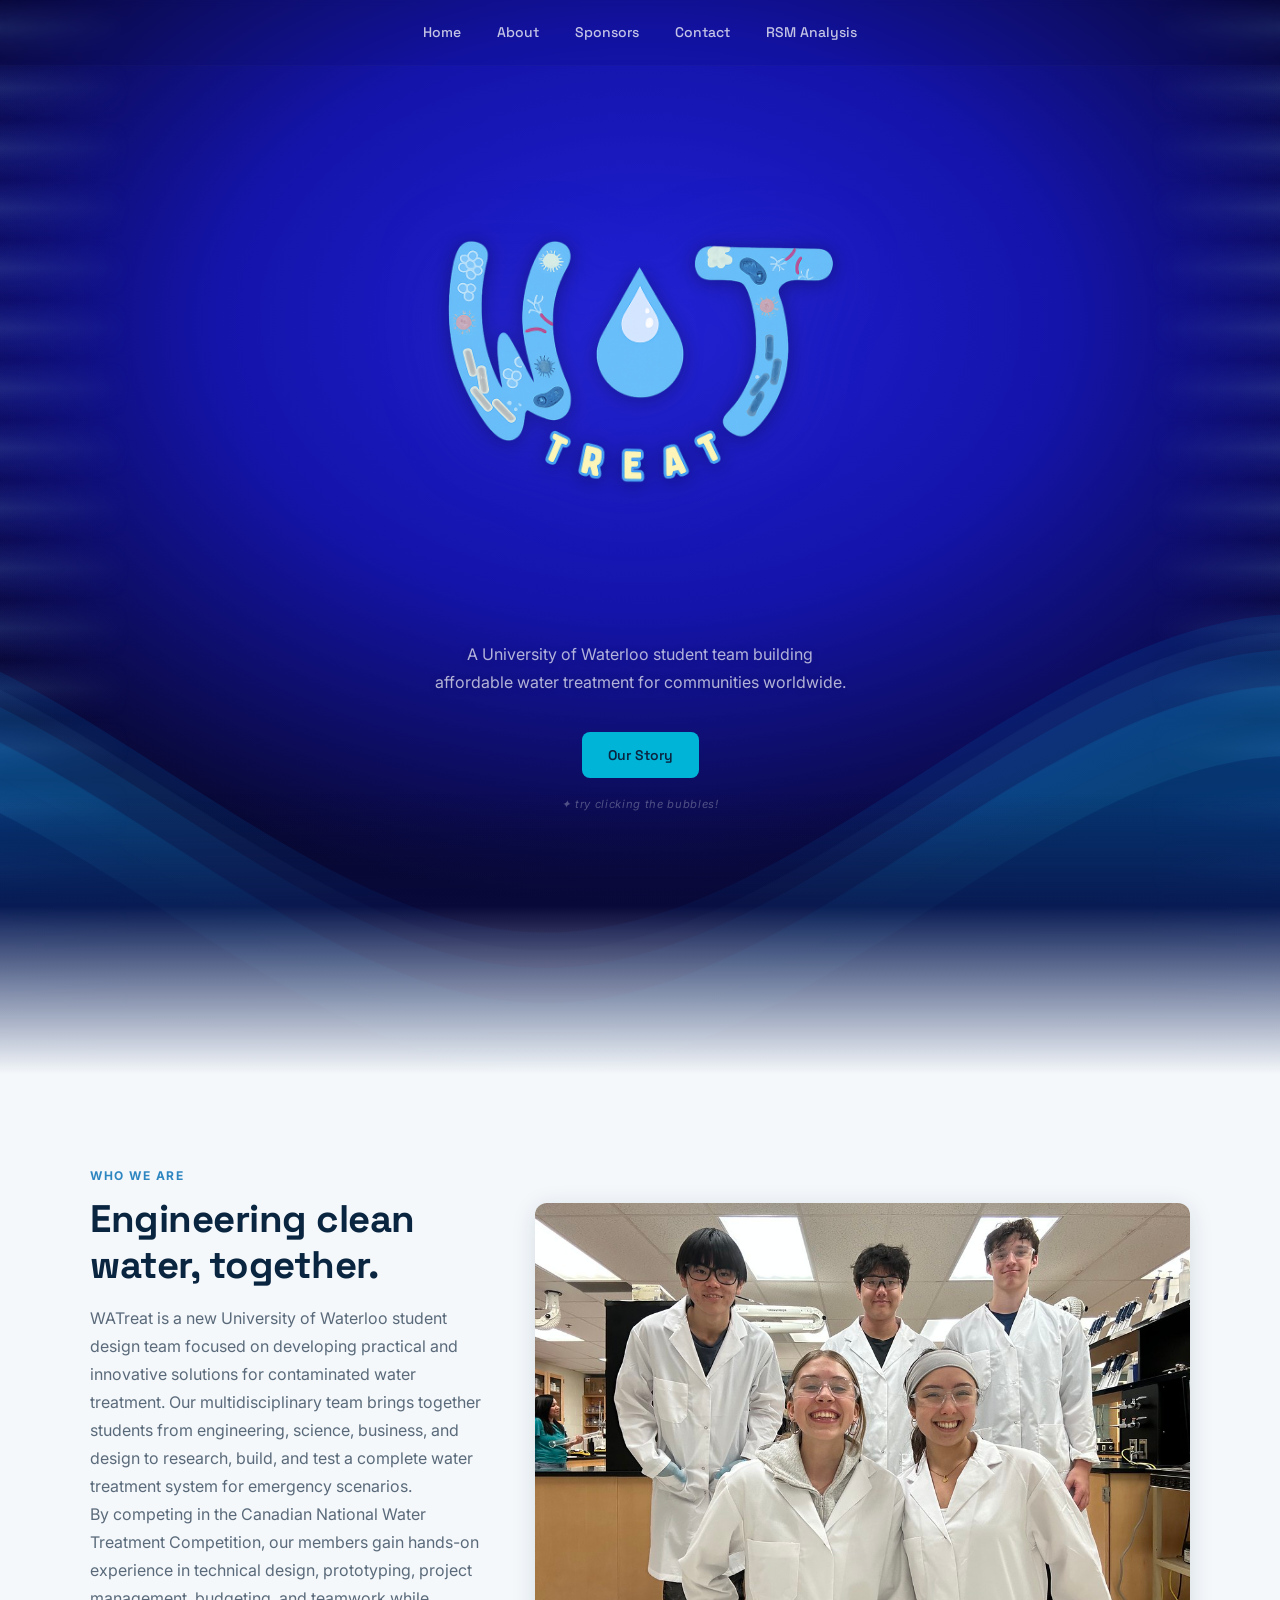
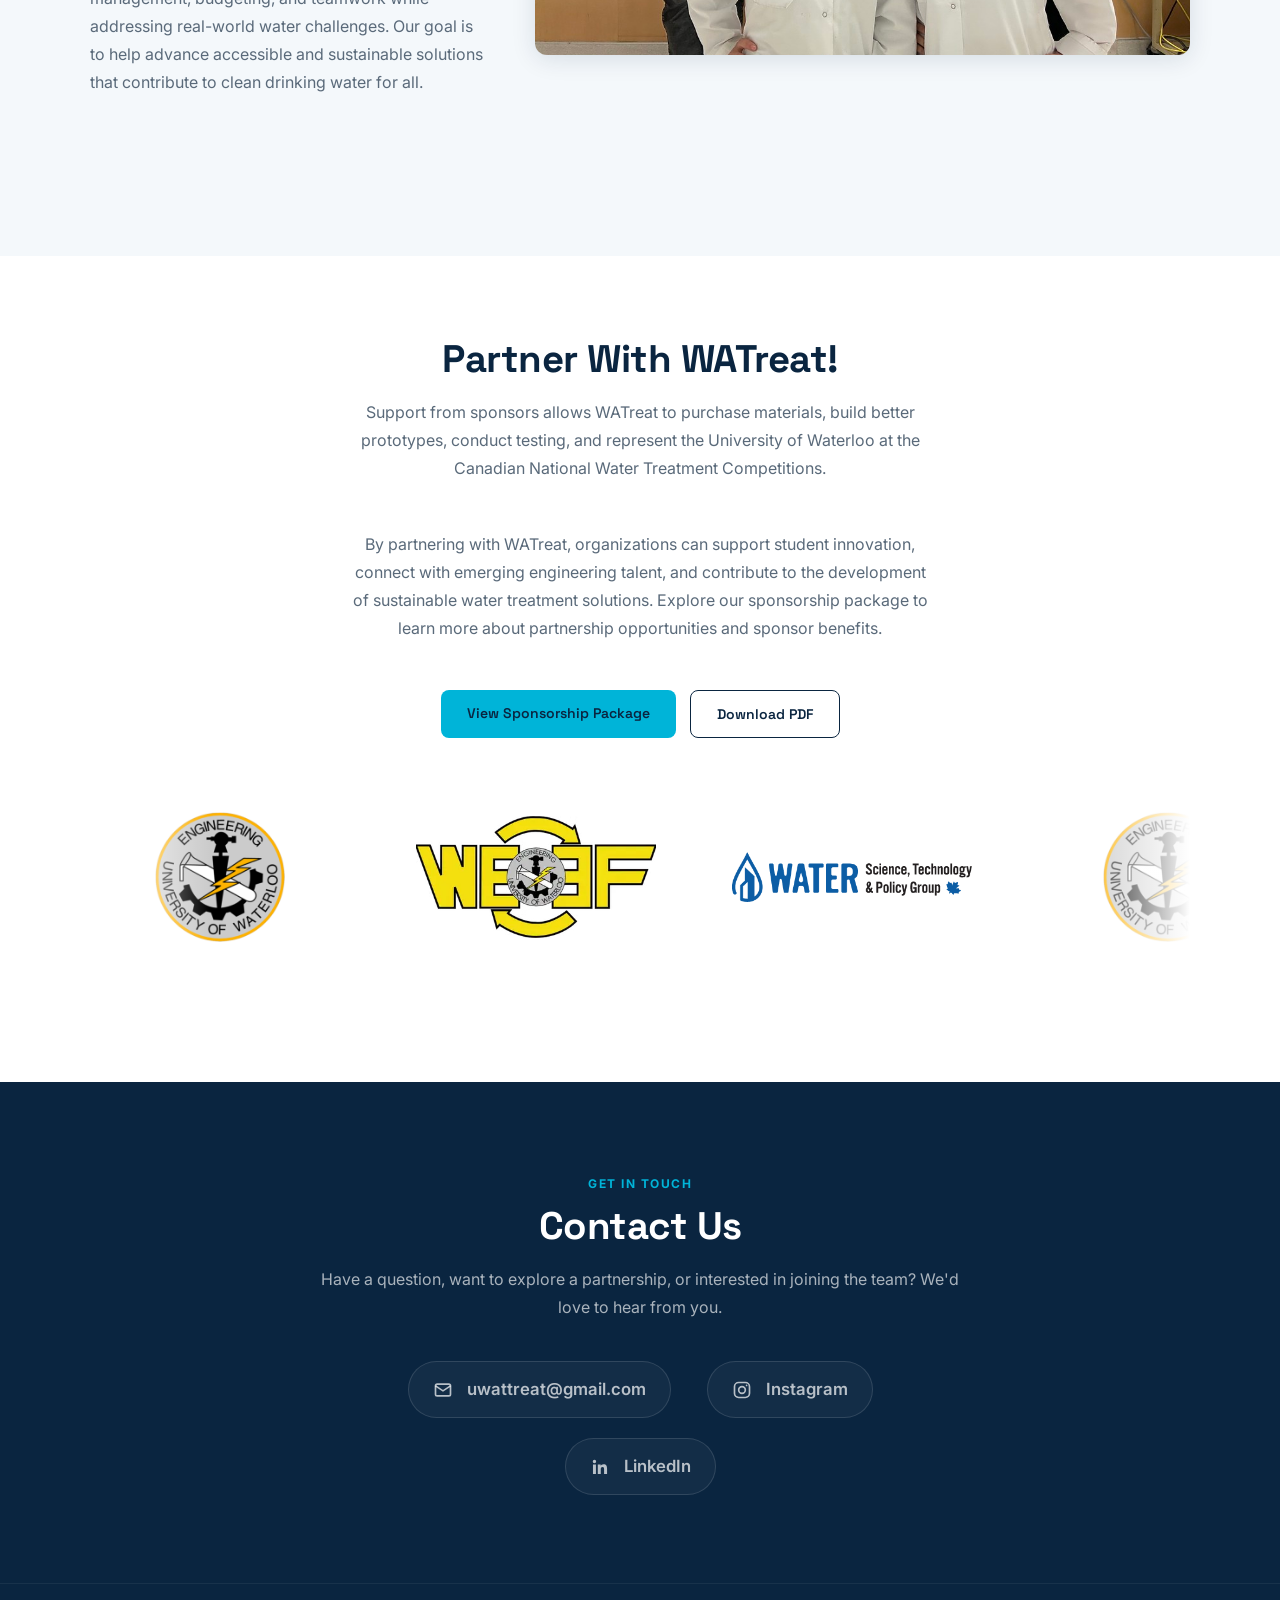
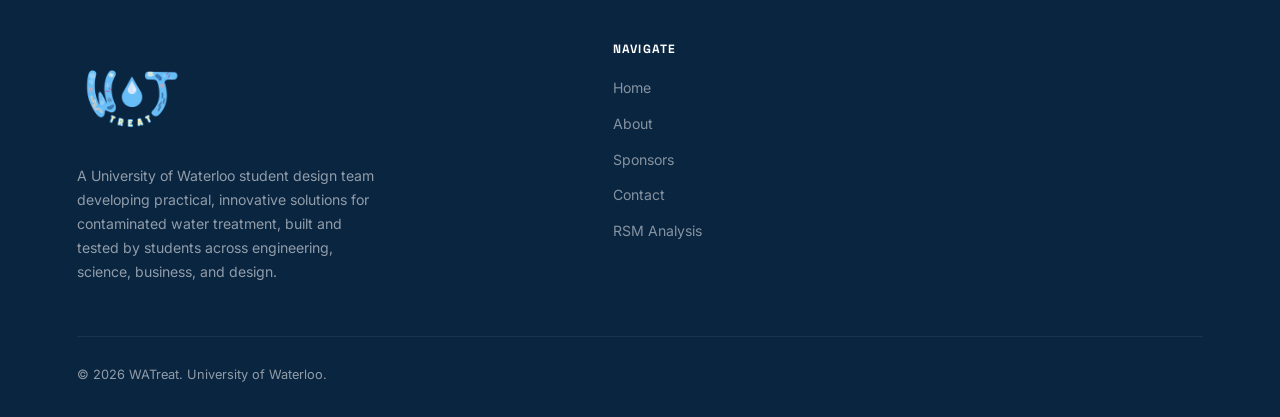
<file: index.html>
<!DOCTYPE html>
<html lang="en">
<head>
  <meta charset="UTF-8" />
  <meta name="viewport" content="width=device-width, initial-scale=1.0" />
  <title>WATreat</title>
  <link rel="preconnect" href="https://fonts.googleapis.com" />
  <link rel="preconnect" href="https://fonts.gstatic.com" crossorigin />
  <link href="https://fonts.googleapis.com/css2?family=Space+Grotesk:wght@500;600;700;800&family=Inter:wght@400;500;600;700&display=swap" rel="stylesheet" />
  <link rel="stylesheet" href="styles.css" />
</head>
<body>

  <!-- NAV -->
  <nav>
    <ul class="nav-links">
      <li><a href="#home">Home</a></li>
      <li><a href="#about">About</a></li>
      <li><a href="#sponsors">Sponsors</a></li>
      <li><a href="#contact">Contact</a></li>
      <li><a href="rsm.html">RSM Analysis</a></li>
    </ul>
  </nav>

  <!-- HERO -->
  <section class="hero" id="home">

    <!-- Caustic light shimmer -->
    <div class="caustic-layer" aria-hidden="true"></div>

    <!-- Rising bubbles -->
    <div class="bubbles" aria-hidden="true">
      <span style="left:3%;  width:14px; height:14px; animation-duration:14s; animation-delay:-7s;"></span>
      <span style="left:8%;  width:22px; height:22px; animation-duration:10s; animation-delay:-3s;"></span>
      <span style="left:14%; width:10px; height:10px; animation-duration:16s; animation-delay:-12s;"></span>
      <span style="left:19%; width:18px; height:18px; animation-duration:12s; animation-delay:-5s;"></span>
      <span style="left:25%; width:26px; height:26px; animation-duration:11s; animation-delay:-9s;"></span>
      <span style="left:31%; width:13px; height:13px; animation-duration:15s; animation-delay:-2s;"></span>
      <span style="left:37%; width:20px; height:20px; animation-duration:13s; animation-delay:-10s;"></span>
      <span style="left:43%; width:16px; height:16px; animation-duration:9s;  animation-delay:-4s;"></span>
      <span style="left:49%; width:28px; height:28px; animation-duration:17s; animation-delay:-8s;"></span>
      <span style="left:55%; width:12px; height:12px; animation-duration:11s; animation-delay:-1s;"></span>
      <span style="left:61%; width:24px; height:24px; animation-duration:14s; animation-delay:-6s;"></span>
      <span style="left:67%; width:11px; height:11px; animation-duration:12s; animation-delay:-11s;"></span>
      <span style="left:72%; width:19px; height:19px; animation-duration:10s; animation-delay:-3.5s;"></span>
      <span style="left:78%; width:15px; height:15px; animation-duration:16s; animation-delay:-7.5s;"></span>
      <span style="left:83%; width:26px; height:26px; animation-duration:13s; animation-delay:-5s;"></span>
      <span style="left:88%; width:13px; height:13px; animation-duration:11s; animation-delay:-9s;"></span>
      <span style="left:93%; width:21px; height:21px; animation-duration:15s; animation-delay:-2.5s;"></span>
      <span style="left:97%; width:10px; height:10px; animation-duration:9s;  animation-delay:-6s;"></span>
    </div>

    <!-- Side water flow -->
    <div class="side-flow side-flow-left" aria-hidden="true"></div>
    <div class="side-flow side-flow-right" aria-hidden="true"></div>

    <!-- Floating content -->
    <div class="hero-float">

      <div class="logo-bob">
        <img src="WATreatLogo2.png" alt="WATreat" class="hero-logo" />
        <div class="logo-reflect" aria-hidden="true">
          <img src="WATreatLogo2.png" alt="" />
        </div>
      </div>

      <p class="hero-sub">A University of Waterloo student team building<br>affordable water treatment for communities worldwide.</p>

      <div class="hero-btns">
        <a href="#about" class="btn btn-primary">Our Story</a>
      </div>
      <p class="bubble-hint">✦ try clicking the bubbles!</p>

    </div>

    <!-- Animated water waves -->
    <div class="waves-wrap" aria-hidden="true">
      <svg class="wave-svg"
           xmlns="http://www.w3.org/2000/svg"
           xmlns:xlink="http://www.w3.org/1999/xlink"
           viewBox="0 24 150 28"
           preserveAspectRatio="none"
           shape-rendering="auto">
        <defs>
          <path id="wave-path"
            d="M-160 44c30 0 58-18 88-18s 58 18 88 18 58-18 88-18 58 18 88 18 v44h-352z" />
        </defs>
        <g class="wave-group">
          <use xlink:href="#wave-path" x="48" y="0" fill="rgba(2,100,180,0.18)"  />
          <use xlink:href="#wave-path" x="48" y="2" fill="rgba(3,120,200,0.16)"  />
          <use xlink:href="#wave-path" x="48" y="4" fill="rgba(0,140,210,0.2)"   />
          <use xlink:href="#wave-path" x="48" y="6" fill="rgba(0,55,115,0.13)"   />
          <use xlink:href="#wave-path" x="48" y="1" fill="rgba(90,170,220,0.07)"  />
          <use xlink:href="#wave-path" x="48" y="8" fill="rgba(0,35,95,0.4)"     />
        </g>
      </svg>
    </div>


  </section>

  <!-- ABOUT -->
  <section class="about" id="about">

    <div class="about-content">
      <div class="about-text">
        <span class="section-label">Who We Are</span>
        <h2 class="section-heading">Engineering clean water, together.</h2>
        <p class="section-sub">
          WATreat is a new University of Waterloo student design team focused on developing practical and
          innovative solutions for contaminated water treatment. Our multidisciplinary team brings together
          students from engineering, science, business, and design to research, build, and test a complete
          water treatment system for emergency scenarios.
        </p>
        <p class="section-sub">
          By competing in the Canadian National Water Treatment Competition, our members gain hands-on
          experience in technical design, prototyping, project management, budgeting, and teamwork while
          addressing real-world water challenges. Our goal is to help advance accessible and sustainable
          solutions that contribute to clean drinking water for all.
        </p>
      </div>
      <div class="about-photo-wrap">
        <img src="TeamphotoLarge.jpg" alt="The WATreat Team" class="about-photo" />
      </div>
    </div>

  </section>

  <!-- SPONSORS -->
  <section class="sponsors" id="sponsors">
    <div class="sponsors-inner">
      <h2 class="section-heading">Partner With WATreat!</h2>
      <p class="section-sub">
        Support from sponsors allows WATreat to purchase materials, build better prototypes, conduct
        testing, and represent the University of Waterloo at the Canadian National Water Treatment
        Competitions.
      </p>
      <p class="section-sub">
        By partnering with WATreat, organizations can support student innovation, connect with emerging
        engineering talent, and contribute to the development of sustainable water treatment solutions.
        Explore our sponsorship package to learn more about partnership opportunities and sponsor benefits.
      </p>
      <div class="sponsor-btns">
        <a href="WATreat-Sponsorship-Package-2027.pdf" class="btn btn-primary" target="_blank" rel="noopener">View Sponsorship Package</a>
        <a href="WATreat-Sponsorship-Package-2027.pdf" class="btn btn-outline" download>Download PDF</a>
      </div>
      <div class="sponsor-ticker">
        <div class="ticker-track">
          <div class="sponsor-slot"><img src="cropped-EngSoc_Square_Logo-300x300.webp" alt="Engineering Society, University of Waterloo"></div>
          <div class="sponsor-slot"><img src="weef-logo.webp" alt="WEEF - Waterloo Engineering Endowment Foundation"></div>
          <div class="sponsor-slot"><img src="water_stp_logo_horizontal_smll.webp" alt="WATER Science, Technology & Policy Group"></div>
          <!-- duplicate set for seamless loop -->
          <div class="sponsor-slot"><img src="cropped-EngSoc_Square_Logo-300x300.webp" alt="Engineering Society, University of Waterloo"></div>
          <div class="sponsor-slot"><img src="weef-logo.webp" alt="WEEF - Waterloo Engineering Endowment Foundation"></div>
          <div class="sponsor-slot"><img src="water_stp_logo_horizontal_smll.webp" alt="WATER Science, Technology & Policy Group"></div>
        </div>
      </div>
    </div>
  </section>

  <!-- CONTACT -->
  <section class="contact-section" id="contact">
    <div class="contact-inner-solo">
      <span class="section-label">Get In Touch</span>
      <h2 class="section-heading">Contact Us</h2>
      <p class="section-sub">
        Have a question, want to explore a partnership, or interested in joining the team?
        We'd love to hear from you.
      </p>
      <div class="contact-links">
        <a class="contact-link" href="mailto:uwattreat@gmail.com">
          <svg width="20" height="20" viewBox="0 0 24 24" fill="none" stroke="currentColor" stroke-width="2" aria-hidden="true">
            <rect x="3" y="5" width="18" height="14" rx="2"/>
            <path d="M3 7l9 6 9-6"/>
          </svg>
          uwattreat@gmail.com
        </a>
        <a class="contact-link" href="https://www.instagram.com/uwwatreat/" target="_blank" rel="noopener noreferrer">
          <svg width="20" height="20" viewBox="0 0 24 24" fill="none" stroke="currentColor" stroke-width="2" aria-hidden="true">
            <rect x="3" y="3" width="18" height="18" rx="5"/>
            <circle cx="12" cy="12" r="4"/>
            <circle cx="17.5" cy="6.5" r="1" fill="currentColor" stroke="none"/>
          </svg>
          Instagram
        </a>
        <a class="contact-link" href="https://www.linkedin.com/company/wattreat/" target="_blank" rel="noopener noreferrer">
          <svg width="20" height="20" viewBox="0 0 24 24" fill="currentColor" aria-hidden="true">
            <path d="M20.45 20.45h-3.55v-5.57c0-1.33-.02-3.03-1.85-3.03-1.85 0-2.14 1.45-2.14 2.94v5.66H9.36V9h3.41v1.56h.05c.48-.9 1.64-1.85 3.38-1.85 3.61 0 4.28 2.38 4.28 5.47v6.27zM5.34 7.43a2.06 2.06 0 1 1 0-4.12 2.06 2.06 0 0 1 0 4.12zM7.12 20.45H3.56V9h3.56v11.45z"/>
          </svg>
          LinkedIn
        </a>
      </div>
    </div>
  </section>

  <!-- FOOTER -->
  <footer>
    <div class="footer-grid">

      <div class="footer-brand">
        <img src="WATreatLogo2.png" alt="WATreat" class="footer-logo" />
        <p>A University of Waterloo student design team developing practical, innovative solutions for
          contaminated water treatment, built and tested by students across engineering, science, business,
          and design.</p>
      </div>

      <div class="footer-col">
        <h4>Navigate</h4>
        <ul>
          <li><a href="#home">Home</a></li>
          <li><a href="#about">About</a></li>
          <li><a href="#sponsors">Sponsors</a></li>
          <li><a href="#contact">Contact</a></li>
          <li><a href="rsm.html">RSM Analysis</a></li>
        </ul>
      </div>

    </div>

    <div class="footer-bottom">
      <span>&copy; 2026 WATreat. University of Waterloo.</span>
    </div>
  </footer>

  <script>
    document.querySelectorAll('.bubbles span').forEach(bubble => {
      bubble.addEventListener('click', function () {
        if (this.classList.contains('popped')) return;
        const rect = this.getBoundingClientRect();
        this.style.position = 'fixed';
        this.style.top    = rect.top  + 'px';
        this.style.left   = rect.left + 'px';
        this.style.width  = rect.width  + 'px';
        this.style.height = rect.height + 'px';
        this.style.bottom = 'auto';
        this.style.animation = 'none';
        void this.offsetHeight; // force reflow to commit animation:none
        this.style.animation = '';
        this.classList.add('popped');
        this.addEventListener('animationend', () => {
          this.style.display = 'none';
        }, { once: true });
      });
    });
  </script>

</body>
</html>
</file>
<file: styles.css>
*, *::before, *::after {
  box-sizing: border-box;
  margin: 0;
  padding: 0;
}

:root {
  --blue-dark:  #0a2540;
  --blue-mid:   #1a5276;
  --blue-light: #2e86c1;
  --accent:     #00b4d8;
  --white:      #ffffff;
  --off-white:  #f4f8fb;
  --text-main:  #1a1a2e;
  --text-muted: #5a6a7a;
  --border:     #dce8f0;
  --radius:     10px;
  --shadow:     0 2px 16px rgba(10, 37, 64, 0.08);
  --transition: 0.2s ease;
}

html { scroll-behavior: smooth; }

body {
  font-family: 'Inter', 'Segoe UI', system-ui, -apple-system, sans-serif;
  color: var(--text-main);
  background: var(--white);
  line-height: 1.6;
}

h1, h2, h3, h4,
.section-heading,
.founders-title,
.founder-name,
.footer-col h4,
.nav-links a,
.btn {
  font-family: 'Space Grotesk', 'Segoe UI', system-ui, -apple-system, sans-serif;
}

/* ── NAV ── */
nav {
  position: fixed;
  top: 0;
  left: 0;
  right: 0;
  z-index: 200;
  display: flex;
  align-items: center;
  justify-content: center;
  padding: 0 6vw;
  height: 66px;
  background: rgba(5, 5, 20, 0.06);
  backdrop-filter: blur(3px);
  -webkit-backdrop-filter: blur(3px);
  border-bottom: 1px solid rgba(255,255,255,0.02);
}

.nav-links {
  display: flex;
  align-items: center;
  gap: 4px;
  list-style: none;
}

.nav-links a {
  display: inline-block;
  padding: 6px 16px;
  font-size: 14px;
  font-weight: 500;
  color: rgba(255,255,255,0.75);
  text-decoration: none;
  border-radius: 6px;
  transition: color var(--transition), background var(--transition);
}

.nav-links a:hover {
  color: var(--white);
  background: rgba(255,255,255,0.08);
}

.nav-links .nav-cta {
  margin-left: 8px;
  background: var(--accent);
  color: #04040e;
  font-weight: 700;
  padding: 7px 20px;
}

.nav-links .nav-cta:hover {
  background: #33c9e8;
  color: #04040e;
}

/* ── HERO ── */
.hero {
  position: relative;
  min-height: 100dvh;
  min-height: 100vh; /* fallback for older browsers */
  min-height: 100dvh;
  height: auto;
  display: flex;
  align-items: flex-start;
  justify-content: center;
  overflow: hidden;
  padding-bottom: 260px;
  -webkit-user-select: none;
  user-select: none;
  background: radial-gradient(ellipse 110% 90% at 50% 30%,
    #2020d8 0%,
    #1414aa 30%,
    #080830 60%,
    #080838 80%,
    #0a0a40 100%
  );
}

/* Caustic light shimmer */
.caustic-layer {
  position: absolute;
  inset: 0;
  pointer-events: none;
  animation: caustic-shift 14s ease-in-out infinite alternate;
}

@keyframes caustic-shift {
  0% {
    background:
      radial-gradient(ellipse 560px 380px at 22% 32%, rgba(100,100,255,0.12) 0%, transparent 68%),
      radial-gradient(ellipse 380px 280px at 78% 22%, rgba(80,80,240,0.08) 0%, transparent 68%),
      radial-gradient(ellipse 460px 320px at 52% 72%, rgba(60,60,200,0.1) 0%, transparent 68%);
  }
  33% {
    background:
      radial-gradient(ellipse 480px 340px at 62% 18%, rgba(100,100,255,0.14) 0%, transparent 68%),
      radial-gradient(ellipse 560px 380px at 18% 58%, rgba(80,80,240,0.09) 0%, transparent 68%),
      radial-gradient(ellipse 380px 280px at 82% 68%, rgba(60,60,200,0.08) 0%, transparent 68%);
  }
  66% {
    background:
      radial-gradient(ellipse 640px 280px at 44% 44%, rgba(100,100,255,0.1) 0%, transparent 68%),
      radial-gradient(ellipse 340px 420px at 88% 28%, rgba(80,80,240,0.11) 0%, transparent 68%),
      radial-gradient(ellipse 560px 200px at 12% 78%, rgba(60,60,200,0.09) 0%, transparent 68%);
  }
  100% {
    background:
      radial-gradient(ellipse 480px 480px at 68% 52%, rgba(100,100,255,0.12) 0%, transparent 68%),
      radial-gradient(ellipse 380px 240px at 28% 18%, rgba(80,80,240,0.08) 0%, transparent 68%),
      radial-gradient(ellipse 440px 380px at 56% 82%, rgba(60,60,200,0.11) 0%, transparent 68%);
  }
}

/* Rising bubbles */
.bubbles {
  position: absolute;
  inset: 0;
  overflow: hidden;
  pointer-events: none;
}

.bubbles span {
  position: absolute;
  bottom: -30px;
  border-radius: 50%;
  background: rgba(160,200,255,0.22);
  border: 1.5px solid rgba(180,220,255,0.45);
  box-shadow: 0 0 8px rgba(120,180,255,0.3), inset 0 0 6px rgba(255,255,255,0.15);
  animation: bubble-rise linear infinite;
}

@keyframes bubble-rise {
  0%   { transform: translateY(0) translateX(0) scale(0.6); opacity: 0; }
  6%   { opacity: 0.9; }
  85%  { opacity: 0.55; }
  100% { transform: translateY(-105vh) translateX(22px) scale(1.3); opacity: 0; }
}

.bubbles span {
  cursor: pointer;
  pointer-events: auto;
}

.bubbles span.popped {
  animation: bubble-pop 0.28s ease-out forwards;
  pointer-events: none;
}

@keyframes bubble-pop {
  0%   { transform: scale(1);   opacity: 0.9; }
  45%  { transform: scale(1.6); opacity: 0.6; }
  100% { transform: scale(0);   opacity: 0;   }
}

/* Floating hero content */
.hero-float {
  position: relative;
  z-index: 10;
  display: flex;
  flex-direction: column;
  align-items: center;
  text-align: center;
  padding: 72px 6vw 0;
  pointer-events: none;
  gap: 0;
}

/* Logo bob */
.logo-bob {
  animation: bob 4s ease-in-out infinite;
  display: flex;
  flex-direction: column;
  align-items: center;
  margin-top: 40px;
  margin-bottom: 6px;
}

.hero-logo {
  width: min(580px, 82vw, 52dvh);
  height: auto;
  max-height: 52dvh;
  object-fit: contain;
  filter: drop-shadow(0 8px 36px rgba(60,60,255,0.35)) drop-shadow(0 2px 10px rgba(0,0,0,0.4));
  display: block;
}

/* Water reflection */
.logo-reflect {
  width: min(580px, 82vw, 52dvh);
  height: 56px;
  overflow: hidden;
  transform: scaleY(-1);
  margin-top: -2px;
  mask-image: linear-gradient(to bottom, rgba(0,0,0,0.28) 0%, transparent 100%);
  -webkit-mask-image: linear-gradient(to bottom, rgba(0,0,0,0.28) 0%, transparent 100%);
}

.logo-reflect img {
  width: 100%;
  height: auto;
  opacity: 0.3;
}

.bubble-hint {
  margin-top: 18px;
  font-size: 0.7rem;
  color: rgba(255,255,255,0.3);
  letter-spacing: 0.06em;
  font-style: italic;
}

.hero-sub {
  margin-top: 0;
  font-size: clamp(0.88rem, 1.5vw, 1rem);
  color: rgba(255,255,255,0.68);
  line-height: 1.75;
  margin-bottom: 36px;
  animation: bob 4s ease-in-out infinite 0.9s;
  text-shadow: 0 1px 8px rgba(0,0,0,0.2);
}

.hero-btns {
  display: flex;
  gap: 14px;
  pointer-events: auto;
  flex-wrap: wrap;
  justify-content: center;
  animation: bob 4s ease-in-out infinite 1.2s;
}

@keyframes bob {
  0%, 100% { transform: translateY(0px); }
  50%       { transform: translateY(-11px); }
}

/* Buttons */
.btn {
  display: inline-block;
  padding: 12px 26px;
  border-radius: 8px;
  font-size: 14px;
  font-weight: 600;
  text-decoration: none;
  transition: transform var(--transition), box-shadow var(--transition), background var(--transition);
}

.btn:hover {
  transform: translateY(-2px);
  box-shadow: 0 6px 20px rgba(0,0,0,0.25);
}

.btn-primary {
  background: var(--accent);
  color: var(--blue-dark);
}

.btn-primary:hover { background: #33c9e8; }

.btn-glass {
  background: rgba(255,255,255,0.1);
  color: var(--white);
  border: 1.5px solid rgba(255,255,255,0.28);
  backdrop-filter: blur(4px);
}

.btn-glass:hover {
  background: rgba(255,255,255,0.18);
  border-color: rgba(255,255,255,0.5);
}

/* Side water flow */
.side-flow {
  position: absolute;
  top: 0;
  width: 130px;
  height: 100%;
  pointer-events: none;
  z-index: 4;
  overflow: hidden;
}

.side-flow-left {
  left: 0;
  mask-image: linear-gradient(to right, rgba(0,0,0,0.85) 0%, transparent 100%);
  -webkit-mask-image: linear-gradient(to right, rgba(0,0,0,0.85) 0%, transparent 100%);
}

.side-flow-right {
  right: 0;
  mask-image: linear-gradient(to left, rgba(0,0,0,0.85) 0%, transparent 100%);
  -webkit-mask-image: linear-gradient(to left, rgba(0,0,0,0.85) 0%, transparent 100%);
}

.side-flow::before,
.side-flow::after {
  content: '';
  position: absolute;
  inset: 0;
  background: repeating-linear-gradient(
    to bottom,
    transparent            0px,
    rgba(90,130,255,0.07)  14px,
    rgba(120,170,255,0.13) 28px,
    rgba(80,120,255,0.07)  42px,
    transparent            60px
  );
  background-size: 100% 60px;
}

.side-flow::before {
  animation: side-flow-anim 2.8s linear infinite;
}

.side-flow::after {
  animation: side-flow-anim 4.2s linear infinite 1.1s;
  opacity: 0.55;
}

@keyframes side-flow-anim {
  from { background-position: 0 0; }
  to   { background-position: 0 60px; }
}

@keyframes waves-fadein {
  from { opacity: 0; }
  to   { opacity: 1; }
}

/* Wave animation */
.waves-wrap {
  position: absolute;
  bottom: 0;
  left: 0;
  width: 100%;
  height: 55vh;
  min-height: 280px;
  max-height: 520px;
  pointer-events: none;
  z-index: 5;
  animation: waves-fadein 0.3s ease 0.1s both;
}

.wave-svg {
  position: absolute;
  bottom: 0;
  left: 0;
  width: 100%;
  height: 100%;
  overflow: visible;
}

.wave-group use {
  transform-box: fill-box;
  transform-origin: 50% 100%;
}

.wave-group use:nth-child(1) { animation: wave-anim       7s  linear infinite; }
.wave-group use:nth-child(2) { animation: wave-anim-small 10s linear infinite -1s; }
.wave-group use:nth-child(3) { animation: wave-anim       13s linear 1s infinite, waves-fadein 0.4s ease 0.95s both; }
.wave-group use:nth-child(4) { animation: wave-anim-large 20s linear infinite -2s; }
.wave-group use:nth-child(5) { animation: wave-anim-large 28s linear infinite -8s; }
.wave-group use:nth-child(6) { animation: wave-anim-small  6s  linear infinite -3s; }

@keyframes wave-anim {
  0%   { transform: translate3d(-90px, 0, 0); }
  100% { transform: translate3d(86px,  0, 0); }
}

@keyframes wave-anim-large {
  0%   { transform: translate3d(-90px, 0, 0) scaleY(1.5); }
  100% { transform: translate3d(86px,  0, 0) scaleY(1.5); }
}

@keyframes wave-anim-small {
  0%   { transform: translate3d(-90px, 0, 0) scaleY(0.5); }
  100% { transform: translate3d(86px,  0, 0) scaleY(0.5); }
}

/* Fade hero into the about section background */
.hero::after {
  content: '';
  position: absolute;
  bottom: 0;
  left: 0;
  right: 0;
  height: 280px;
  background: linear-gradient(to bottom, rgba(10,10,64,0) 0%, rgba(10,10,64,0.6) 40%, #f4f8fb 100%);
  z-index: 16;
  pointer-events: none;
}

/* ── SECTION COMMONS ── */
.section-label {
  display: inline-block;
  font-size: 12px;
  font-weight: 700;
  letter-spacing: 1.5px;
  text-transform: uppercase;
  color: var(--blue-light);
  margin-bottom: 10px;
}

.section-heading {
  font-size: clamp(1.8rem, 3vw, 2.5rem);
  font-weight: 800;
  color: var(--blue-dark);
  letter-spacing: -0.5px;
  margin-bottom: 16px;
  line-height: 1.2;
}

.section-sub {
  font-size: 1rem;
  color: var(--text-muted);
  line-height: 1.75;
  max-width: 580px;
}

/* ── ABOUT ── */
.about {
  background: var(--off-white);
  padding: 88px 6vw;
}

.about-content {
  display: grid;
  grid-template-columns: 0.6fr 1fr;
  gap: 52px;
  align-items: center;
  max-width: 1100px;
  margin: 0 auto 72px;
}

.about-text .section-sub {
  max-width: 100%;
}

.about-photo-wrap {
  border-radius: 12px;
  overflow: hidden;
  box-shadow: 0 4px 24px rgba(10,37,64,0.12);
  flex-shrink: 0;
}

.about-photo {
  width: 100%;
  height: auto;
  display: block;
  margin-bottom: -40px;
}

/* Founders / Our Team */
.founders {
  position: relative;
  overflow: hidden;
  padding: 200px 0 220px;
  background: radial-gradient(ellipse 120% 100% at 50% 50%,
    #1a1ad4 0%, #1010a8 22%, #070728 55%, #050520 100%);
}

.founders::before {
  content: '';
  position: absolute;
  top: 0; left: 0; right: 0;
  height: 200px;
  background: linear-gradient(to bottom, var(--off-white), transparent);
  z-index: 2;
  pointer-events: none;
}

.founders::after {
  content: '';
  position: absolute;
  bottom: 0; left: 0; right: 0;
  height: 200px;
  background: linear-gradient(to top, var(--blue-dark), transparent);
  z-index: 2;
  pointer-events: none;
}

.founders-inner {
  position: relative;
  z-index: 3;
  max-width: 1160px;
  margin: 0 auto;
  padding: 0 6vw;
}

.founders-title {
  text-align: center;
  font-size: 2.4rem;
  font-weight: 700;
  color: #fff;
  letter-spacing: -0.5px;
  margin-bottom: 48px;
}

.founders-grid {
  display: grid;
  grid-template-columns: repeat(3, 1fr);
  gap: 24px;
}

.founder-card {
  background: #0e0e38;
  border-radius: var(--radius);
  overflow: hidden;
  border: 1px solid rgba(255,255,255,0.12);
  box-shadow: 0 4px 24px rgba(0,0,0,0.3);
  display: flex;
  flex-direction: column;
}

.founder-card:hover {
  box-shadow: 0 8px 36px rgba(0,180,255,0.2), 0 0 0 1px rgba(255,255,255,0.2);
  animation-play-state: paused;
}

.founders-grid .founder-card:nth-child(1) { animation: card-bob 3.6s ease-in-out infinite 0s; }
.founders-grid .founder-card:nth-child(2) { animation: card-bob 3.6s ease-in-out infinite 0.4s; }
.founders-grid .founder-card:nth-child(3) { animation: card-bob 3.6s ease-in-out infinite 0.8s; }
.founders-grid .founder-card:nth-child(4) { animation: card-bob 3.6s ease-in-out infinite 1.2s; }
.founders-grid .founder-card:nth-child(5) { animation: card-bob 3.6s ease-in-out infinite 1.6s; }
.founders-grid .founder-card:nth-child(6) { animation: card-bob 3.6s ease-in-out infinite 2.0s; }

@keyframes card-bob {
  0%, 100% { transform: translateY(0); }
  50%       { transform: translateY(-10px); }
}

.founder-headshot {
  height: 300px;
  display: flex;
  align-items: center;
  justify-content: center;
  font-size: 2.4rem;
  font-weight: 800;
  color: rgba(255,255,255,0.5);
  letter-spacing: 3px;
  flex-shrink: 0;
}

.founder-body {
  padding: 18px 20px 22px;
  text-align: center;
}

.founder-name {
  font-size: 1rem;
  font-weight: 700;
  color: #fff;
  margin-bottom: 4px;
}

.founder-role {
  font-size: 0.75rem;
  font-weight: 600;
  color: var(--accent);
  text-transform: uppercase;
  letter-spacing: 0.8px;
  margin-bottom: 10px;
}

.founder-bio {
  font-size: 0.875rem;
  color: rgba(255,255,255,0.6);
  line-height: 1.6;
}

/* ── SPONSORS ── */
.sponsors {
  background: var(--white);
  padding: 80px 6vw 130px;
}

.sponsors-inner {
  max-width: 1100px;
  margin: 0 auto;
  text-align: center;
}

.sponsors-inner .section-sub {
  margin: 0 auto 48px;
}

.sponsor-btns {
  display: flex;
  flex-wrap: wrap;
  justify-content: center;
  gap: 14px;
}

.btn-outline {
  background: transparent;
  color: var(--blue-dark);
  border: 1.5px solid var(--blue-dark);
}

.btn-outline:hover {
  background: var(--blue-dark);
  color: var(--white);
}

.inline-link {
  color: var(--blue-light);
  font-weight: 600;
  text-decoration: none;
}

.inline-link:hover { text-decoration: underline; }

.sponsor-ticker {
  position: relative;
  overflow: hidden;
  width: 100%;
  margin-top: 64px;
}

.sponsor-ticker::before,
.sponsor-ticker::after {
  content: '';
  position: absolute;
  top: 0;
  bottom: 0;
  width: 120px;
  z-index: 2;
  pointer-events: none;
}

.sponsor-ticker::before {
  left: 0;
  background: linear-gradient(to right, var(--white), transparent);
}

.sponsor-ticker::after {
  right: 0;
  background: linear-gradient(to left, var(--white), transparent);
}

.ticker-track {
  display: flex;
  align-items: center;
  gap: 56px;
  width: max-content;
  animation: ticker-scroll 22s linear infinite;
}

.sponsor-ticker:hover .ticker-track {
  animation-play-state: paused;
}

@keyframes ticker-scroll {
  0%   { transform: translateX(0); }
  100% { transform: translateX(-50%); }
}

.sponsor-slot {
  flex-shrink: 0;
  width: 260px;
  height: 150px;
  display: flex;
  align-items: center;
  justify-content: center;
  font-size: 12px;
  font-weight: 600;
  color: var(--text-muted);
  padding: 10px;
}

.sponsor-slot img {
  max-width: 100%;
  max-height: 100%;
  object-fit: contain;
}

/* ── CONTACT ── */
.contact-section {
  background: var(--blue-dark);
  padding: 88px 6vw;
}

.contact-inner {
  display: grid;
  grid-template-columns: 1fr 1fr;
  gap: 72px;
  max-width: 1100px;
  margin: 0 auto;
  align-items: start;
}

.contact-inner-solo {
  max-width: 640px;
  margin: 0 auto;
  text-align: center;
}

.contact-info .section-heading { color: var(--white); }
.contact-info .section-label   { color: var(--accent); }
.contact-info .section-sub     { color: rgba(255,255,255,0.6); max-width: 100%; }

.contact-inner-solo .section-label { color: var(--accent); }
.contact-inner-solo .section-heading { color: var(--white); }
.contact-inner-solo .section-sub {
  color: rgba(255,255,255,0.65);
  max-width: 100%;
  margin: 0 auto;
}

.contact-links {
  display: flex;
  flex-direction: column;
  gap: 18px;
  margin-top: 36px;
}

.contact-inner-solo .contact-links {
  flex-direction: row;
  flex-wrap: wrap;
  justify-content: center;
  gap: 20px 36px;
  margin-top: 40px;
}

.contact-link {
  display: flex;
  align-items: center;
  gap: 14px;
  color: rgba(255,255,255,0.7);
  text-decoration: none;
  font-size: 0.95rem;
  transition: color var(--transition);
}

.contact-inner-solo .contact-link {
  font-size: 1.05rem;
  font-weight: 600;
  padding: 14px 24px;
  border: 1.5px solid rgba(255,255,255,0.12);
  border-radius: 999px;
  background: rgba(255,255,255,0.04);
}

.contact-inner-solo .contact-link:hover {
  border-color: var(--accent);
  background: rgba(0,180,216,0.1);
}

.contact-link svg { flex-shrink: 0; }

.contact-link:hover { color: var(--accent); }

/* Form */
.contact-form {
  display: flex;
  flex-direction: column;
  gap: 18px;
}

.form-group {
  display: flex;
  flex-direction: column;
  gap: 7px;
}

.form-group label {
  font-size: 13px;
  font-weight: 600;
  color: rgba(255,255,255,0.75);
  letter-spacing: 0.3px;
}

.form-group input,
.form-group textarea {
  background: rgba(255,255,255,0.06);
  border: 1.5px solid rgba(255,255,255,0.1);
  border-radius: 8px;
  padding: 11px 15px;
  color: var(--white);
  font-size: 14px;
  font-family: inherit;
  outline: none;
  transition: border-color var(--transition), background var(--transition);
}

.form-group input::placeholder,
.form-group textarea::placeholder { color: rgba(255,255,255,0.28); }

.form-group input:focus,
.form-group textarea:focus {
  border-color: var(--accent);
  background: rgba(255,255,255,0.1);
}

.form-group textarea {
  resize: vertical;
  min-height: 130px;
  line-height: 1.6;
}

.btn-full { width: 100%; justify-content: center; }

@media (max-width: 768px) {
  .contact-inner {
    grid-template-columns: 1fr;
    gap: 48px;
  }
}

/* ── FOOTER ── */
footer {
  background: var(--blue-dark);
  border-top: 1px solid rgba(255,255,255,0.06);
  padding: 56px 6vw 32px;
  color: rgba(255,255,255,0.55);
}

.footer-grid {
  display: grid;
  grid-template-columns: 1.8fr 1fr 1fr;
  gap: 48px;
  margin-bottom: 52px;
}

.footer-logo {
  width: 110px;
  height: 110px;
  border-radius: 50%;
  object-fit: cover;
  display: block;
  margin-bottom: 14px;
}

.footer-brand p {
  font-size: 0.88rem;
  line-height: 1.7;
  margin-top: 10px;
  max-width: 300px;
}

.footer-col h4 {
  font-size: 12px;
  font-weight: 700;
  color: var(--white);
  text-transform: uppercase;
  letter-spacing: 1.2px;
  margin-bottom: 16px;
}

.footer-col ul {
  list-style: none;
  display: flex;
  flex-direction: column;
  gap: 10px;
}

.footer-col a {
  font-size: 0.88rem;
  color: rgba(255,255,255,0.5);
  text-decoration: none;
  transition: color var(--transition);
}

.footer-col a:hover { color: var(--accent); }

.footer-bottom {
  display: flex;
  align-items: center;
  justify-content: space-between;
  padding-top: 28px;
  border-top: 1px solid rgba(255,255,255,0.07);
  font-size: 0.8rem;
  flex-wrap: wrap;
  gap: 16px;
}

.social-links {
  display: flex;
  gap: 10px;
}

.social-link {
  width: 36px;
  height: 36px;
  border-radius: 8px;
  background: rgba(255,255,255,0.06);
  border: 1px solid rgba(255,255,255,0.1);
  display: flex;
  align-items: center;
  justify-content: center;
  text-decoration: none;
  color: rgba(255,255,255,0.55);
  transition: background var(--transition), color var(--transition), border-color var(--transition);
}

.social-link:hover {
  background: var(--accent);
  color: var(--blue-dark);
  border-color: var(--accent);
}

/* ── RSM ANALYSIS PAGE ── */
/* Square corners, near-black text and spreadsheet-style tables. Scoped to body.rsm-page. */
[hidden] { display: none !important; }

.rsm-page {
  --ink:        #111111;
  --ink-muted:  #4a4a4a;
  --grid:       #d4d4d4;
  --head-fill:  #f3f3f3;
  --cell-sel:   #217346;
  --sheet-font: 'Segoe UI', Calibri, 'Inter', system-ui, -apple-system, sans-serif;
  color: var(--ink);
}

nav.nav-solid {
  background: rgba(10, 37, 64, 0.92);
  border-bottom: 1px solid rgba(255,255,255,0.06);
}

.rsm-page .nav-links a { border-radius: 0; }

.nav-links a.active {
  color: var(--white);
  background: rgba(255,255,255,0.1);
}

.rsm-page nav { transition: background 0.3s ease, border-color 0.3s ease; }

/* Hero: same layout as the home page, with the title in place of the description,
   but a smaller logo and everything grouped in the middle of the window */
.hero-rsm {
  align-items: center;
  /* 200px taller than the window, so the fade to the light content starts below the window's bottom edge.
     The extra 200px is added to padding-bottom too, which keeps the group in the middle of the visible window. */
  min-height: calc(100vh + 200px);
  min-height: calc(100dvh + 200px);
  padding-bottom: 320px;
}

.hero-rsm .hero-float { padding-top: 66px; }

.hero-rsm .logo-bob { margin-top: 0; }

.hero-rsm .hero-logo,
.hero-rsm .logo-reflect {
  width: min(360px, 70vw, 34dvh);
}

.hero-rsm .hero-logo { max-height: 34dvh; }

.hero-rsm .logo-reflect { height: 36px; }

.hero-title {
  font-size: clamp(2.2rem, 7vw, 4.8rem);
  font-weight: 800;
  line-height: 1;
  letter-spacing: -1px;
  color: var(--white);
  text-shadow: 0 8px 36px rgba(60,60,255,0.45), 0 2px 10px rgba(0,0,0,0.4);
  white-space: nowrap;
  margin-top: -18px;
  margin-bottom: 22px;
  animation: bob 4s ease-in-out infinite 0.9s;
}

#data { scroll-margin-top: 90px; }

.rsm-main {
  background: var(--off-white);
  padding: 24px 6vw 96px;
}

.rsm-wrap,
.rsm-results {
  max-width: 1100px;
  margin: 0 auto;
  display: flex;
  flex-direction: column;
  gap: 24px;
}

.rsm-results { width: 100%; }

/* Cards */
.rsm-card {
  background: var(--white);
  border: 1px solid var(--grid);
  border-radius: 0;
  box-shadow: 0 1px 3px rgba(0,0,0,0.06);
  padding: 24px;
  min-width: 0;
}

.rsm-card .section-label { color: var(--ink-muted); }

.rsm-card h2,
.rsm-optimum h2 {
  font-size: 1.25rem;
  font-weight: 700;
  color: var(--ink);
  letter-spacing: -0.2px;
  margin-bottom: 6px;
}

.rsm-card-sub {
  font-size: 0.9rem;
  color: var(--ink-muted);
  line-height: 1.6;
  margin-bottom: 18px;
}

/* Spreadsheet tables */
.table-scroll { overflow-x: auto; }

.rsm-table {
  width: 100%;
  border-collapse: collapse;
  font-family: var(--sheet-font);
  font-size: 14px;
  color: var(--ink);
  border: 1px solid var(--grid);
}

.rsm-table th,
.rsm-table td {
  border: 1px solid var(--grid);
  padding: 6px 10px;
  white-space: nowrap;
  height: 34px;
}

.rsm-table th {
  background: var(--head-fill);
  font-weight: 600;
  font-size: 13px;
  text-align: center;
  color: var(--ink);
}

.rsm-table .num {
  text-align: right;
  font-variant-numeric: tabular-nums;
}

.rsm-table th.num { text-align: center; }

.rsm-table .run-cell {
  background: var(--head-fill);
  font-weight: 600;
  color: var(--ink);
}

.rsm-table tbody tr:hover td:not(.run-cell) { background: #f7fbff; }

/* Editable cells: the input fills the whole cell */
.rsm-table td.cell-input { padding: 0; }

.rsm-table input {
  display: block;
  width: 100%;
  min-width: 120px;
  height: 34px;
  padding: 6px 10px;
  border: none;
  border-radius: 0;
  font: inherit;
  text-align: right;
  font-variant-numeric: tabular-nums;
  color: var(--ink);
  background: transparent;
  outline: none;
}

.rsm-table input::placeholder { color: #9a9a9a; }

.rsm-table input:focus {
  background: var(--white);
  box-shadow: inset 0 0 0 2px var(--cell-sel);
}

.rsm-table input.invalid {
  background: #fdecec;
  box-shadow: inset 0 0 0 2px #d64545;
}

.pt-tag {
  display: inline-block;
  padding: 1px 8px;
  border-radius: 0;
  font-size: 12px;
  font-weight: 600;
}

.pt-legend {
  list-style: none;
  display: flex;
  flex-direction: column;
  gap: 6px;
  margin: 4px 0 18px;
  font-size: 0.9rem;
  color: var(--ink-muted);
}

.pt-legend .pt-tag {
  min-width: 78px;
  margin-right: 8px;
  text-align: center;
}

.pt-factorial { background: rgba(46,134,193,0.12); color: #1b4f72; }
.pt-axial     { background: rgba(108,99,255,0.12); color: #3d35a8; }
.pt-center    { background: rgba(0,180,216,0.14);  color: #00586b; }
.pt-additional { background: #ececec; color: #3a3a3a; }

/* Added trials */
.rsm-table .run-cell .trial-remove {
  float: right;
  margin-left: 10px;
  width: 20px;
  height: 20px;
  line-height: 18px;
  padding: 0;
  border: 1px solid var(--grid);
  border-radius: 0;
  background: var(--white);
  color: var(--ink-muted);
  font-size: 15px;
  cursor: pointer;
}

.rsm-table .run-cell .trial-remove:hover {
  background: #fdecec;
  border-color: #d64545;
  color: #8a1414;
}

.rsm-table .pt-select {
  display: block;
  width: 100%;
  height: 34px;
  padding: 6px 8px;
  border: none;
  border-radius: 0;
  font: inherit;
  color: var(--ink);
  background: transparent;
  outline: none;
  cursor: pointer;
}

.rsm-table .pt-select:focus { box-shadow: inset 0 0 0 2px var(--cell-sel); }

.add-trial {
  display: block;
  width: 100%;
  margin-top: -1px;
  padding: 7px 10px;
  border: 1px dashed #b5b5b5;
  border-radius: 0;
  background: var(--white);
  font-family: var(--sheet-font);
  font-size: 14px;
  font-weight: 600;
  color: var(--ink-muted);
  text-align: left;
  cursor: pointer;
  transition: background var(--transition), color var(--transition);
}

.add-trial:hover {
  background: #f7fbff;
  color: var(--ink);
  border-color: var(--cell-sel);
}

/* Buttons */
.rsm-actions {
  display: flex;
  flex-wrap: wrap;
  gap: 10px;
  margin-top: 20px;
}

.rsm-page .btn { border-radius: 0; }

button.btn { cursor: pointer; }
button.btn-primary { border: none; }

.rsm-page .btn-outline {
  color: var(--ink);
  border-color: var(--grid);
  background: var(--white);
}

.rsm-page .btn-outline:hover {
  background: var(--head-fill);
  color: var(--ink);
  border-color: #b5b5b5;
}

.rsm-hint {
  margin-top: 12px;
  font-size: 0.85rem;
  font-style: italic;
  color: var(--ink-muted);
}

.rsm-error {
  margin-top: 16px;
  padding: 10px 14px;
  border-radius: 0;
  background: #fdecec;
  border: 1px solid #f5c2c2;
  color: #8a1414;
  font-size: 0.9rem;
  line-height: 1.6;
}

/* Optimum highlight */
.rsm-optimum {
  width: 100%;
  max-width: 440px;
  border-radius: 0;
  padding: 16px 20px;
  color: var(--white);
  box-shadow: 0 2px 10px rgba(0,0,0,0.2);
  background: radial-gradient(ellipse 120% 100% at 50% 0%,
    #1a1ad4 0%, #1010a8 30%, #070728 75%, #050520 100%);
}

.rsm-optimum h2 {
  color: var(--white);
  font-size: 1.05rem;
  margin-bottom: 8px;
}

.opt-row {
  display: flex;
  align-items: baseline;
  justify-content: space-between;
  gap: 16px;
  padding: 8px 0;
  border-top: 1px solid rgba(255,255,255,0.14);
}

.opt-label {
  font-size: 11px;
  font-weight: 700;
  letter-spacing: 1px;
  text-transform: uppercase;
  color: var(--accent);
}

.opt-value {
  font-family: 'Space Grotesk', 'Segoe UI', system-ui, -apple-system, sans-serif;
  font-size: 1.5rem;
  font-weight: 800;
  line-height: 1.1;
  font-variant-numeric: tabular-nums;
}

.opt-unit {
  font-size: 0.82rem;
  color: rgba(255,255,255,0.65);
}

/* Model */
.model-grid {
  display: grid;
  grid-template-columns: 1fr 220px;
  gap: 24px;
  align-items: start;
  margin-top: 14px;
}

.model-grid > div { min-width: 0; }

/* Equation styled as a formula bar */
.equation {
  display: flex;
  align-items: stretch;
  border: 1px solid var(--grid);
  border-radius: 0;
  background: var(--white);
  overflow-x: auto;
}

.equation .fx {
  flex-shrink: 0;
  display: flex;
  align-items: center;
  padding: 0 12px;
  background: var(--head-fill);
  border-right: 1px solid var(--grid);
  font-family: Cambria, Georgia, serif;
  font-style: italic;
  font-weight: 600;
  color: var(--ink-muted);
}

.equation .formula {
  padding: 10px 14px;
  font-family: var(--sheet-font);
  font-size: 1rem;
  color: var(--ink);
  white-space: nowrap;
}

.coding {
  margin: 10px 0 18px;
  font-family: var(--sheet-font);
  font-size: 0.9rem;
  color: var(--ink-muted);
}

.r2-box {
  text-align: center;
  border-radius: 0;
  background: var(--white);
  border: 1px solid var(--grid);
}

.r2-label {
  padding: 6px 10px;
  background: var(--head-fill);
  border-bottom: 1px solid var(--grid);
  font-family: var(--sheet-font);
  font-size: 13px;
  font-weight: 600;
  color: var(--ink);
}

.r2-value {
  font-family: 'Space Grotesk', 'Segoe UI', system-ui, -apple-system, sans-serif;
  font-size: 2.6rem;
  font-weight: 800;
  color: var(--ink);
  line-height: 1.15;
  padding: 14px 10px 4px;
}

.r2-meta {
  padding: 0 14px 14px;
  font-size: 0.82rem;
  color: var(--ink-muted);
  line-height: 1.5;
}

/* Plots */
.plot-grid {
  display: grid;
  grid-template-columns: 1fr 1fr;
  gap: 24px;
}

.plot {
  width: 100%;
  height: 460px;
  border: 1px solid var(--grid);
}

.plot-fallback {
  display: flex;
  align-items: center;
  justify-content: center;
  height: 100%;
  padding: 24px;
  text-align: center;
  color: var(--ink-muted);
  background: var(--head-fill);
}

@media (max-width: 1000px) {
  .plot-grid { grid-template-columns: 1fr; }
}

@media (max-width: 768px) {
  .rsm-main { padding: 16px 5vw 72px; }
  .rsm-card { padding: 18px 14px; }
  .model-grid { grid-template-columns: 1fr; }
  .plot { height: 380px; }
}

/* ── RESPONSIVE ── */
@media (max-width: 900px) {
  .about-content {
    grid-template-columns: 1fr;
    max-width: 600px;
  }

  .about-photo-wrap { order: -1; }

  .about-photo { height: 220px; }

  .founders-grid {
    grid-template-columns: 1fr;
    max-width: 480px;
    margin: 0 auto;
  }
}

@media (max-width: 768px) {
  nav { padding: 0 5vw; }

  .hero-float { padding: 80px 5vw 140px; }

  .about { padding: 64px 5vw; }

  .footer-grid {
    grid-template-columns: 1fr;
    gap: 32px;
  }

  .footer-bottom { flex-direction: column; align-items: flex-start; }
}
</file>
